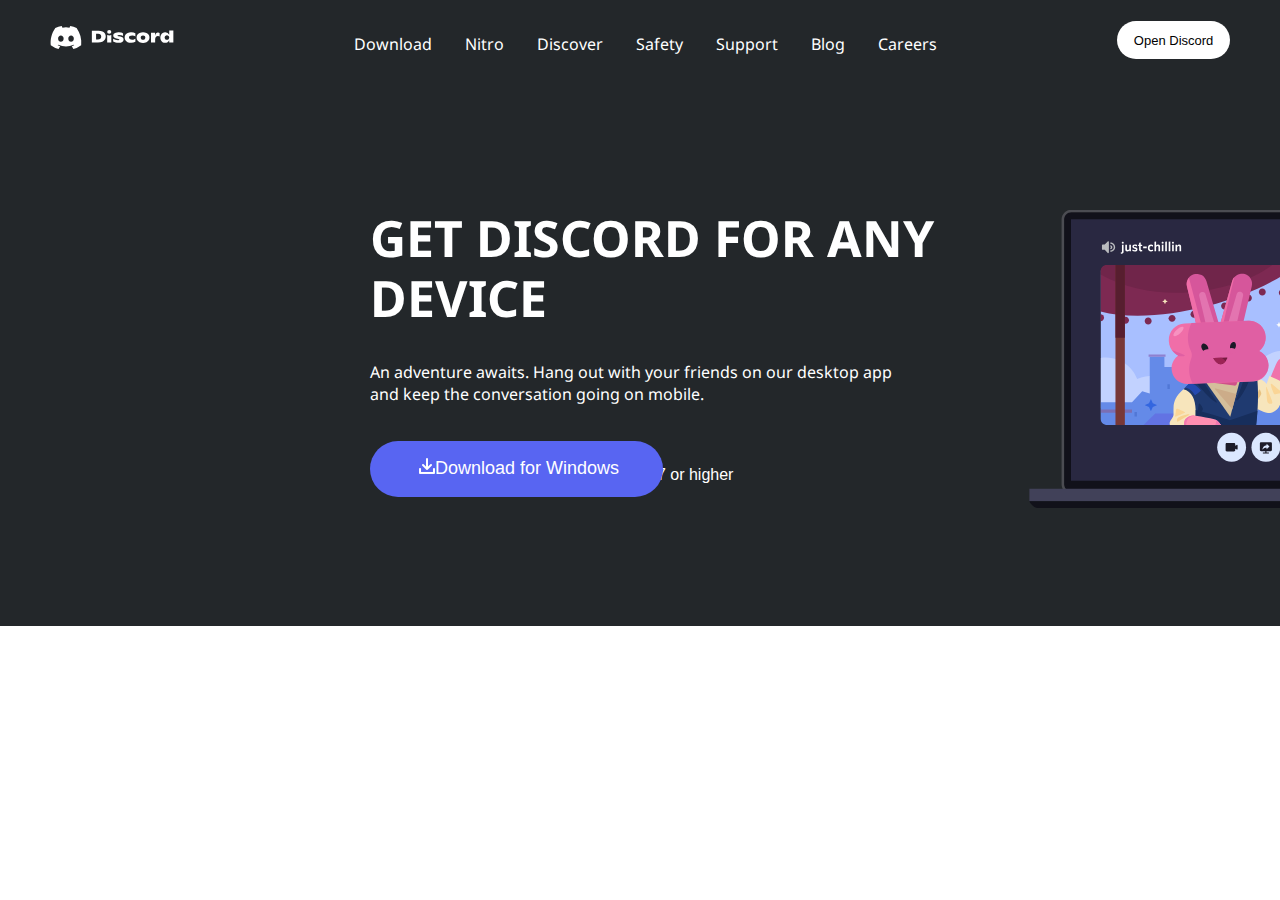
<file: Discord-main/download.html>
<!DOCTYPE html>
<html lang="en">
<head>
    <meta charset="UTF-8">
    <meta http-equiv="X-UA-Compatible" content="IE=edge">
    <meta name="viewport" content="width=device-width, initial-scale=1.0">
    <link rel="stylesheet" href="downloadstyle.css">
    <link rel="shortcut icon" href="svgviewer-output.svg" type="image/x-icon">
    <title>Download Discord to Talk, Chat, and Hang Out</title>
</head>
<body>
    <header>
        
        <nav class="container-head">
          <nav class="img-logo">
             <div class="discord-los"> <a href="#" class="discord.log"> <img src="img/discord_full_logo_white_RGB.svg" alt="discord-logo" class="discord-logo"></a></div>
              <div class="links">
                  <div class="nav1"><a href="#"><p>Download</p></a></div>
                  <div class="nav2"><a href="#"><p>Nitro</p></a></div>
                  <div class="nav3"><a href="#"><p>Discover</p></a></div>
                  <div class="nav4"><a href="#"><p>Safety</p></a></div>
                  <div class="nav5"><a href="#"><p>Support</p></a></div>
                  <div class="nav6"><a href="#"><p>Blog</p></a></div>
                  <div class="nav7"><a href="#"><p>Careers</p></a></div>
              </div>
               
               
      
                 <button class="buttom"> <a href="https://discord.com/channels/@me" class="button-discord"> Open Discord </a></button>
              
              
          </nav>
         
        </nav>
         <div class="Header-container">
            <h1 class="text-header">GET DISCORD FOR ANY  <br> DEVICE</h1>
            <img src="img/d0d4785a2a708e2e6aae274cbe13cb6c.svg" alt="img-header" class="img-header">
            <p class="paragraph-header">An adventure awaits. Hang out with your friends on our desktop app <br> and keep the conversation going on mobile.</p>
            <div class="text-button" >Windows 7 or higher</div>
            <button class="container-button1">
                <a href="https://discord.com/channels/@me" class="container-button-discord"> 
                   <ul>
                       <li class="Download">Download for Windows</li>
                   </ul>
                   
                 </a></button>
            
         </div>
      </header>
</body>
</html>
</file>
<file: Discord-main/downloadstyle.css>
@import url('https://fonts.googleapis.com/css2?family=Noto+Sans:wght@800&display=swap');

header{
    background-color: #23272a;
    height: 626px;
    width: 100%;
    position: absolute;
}
.container-head{
    z-index: 3;
}
.img-logo{
    height: 80px;
    width: 1180px;
    margin-left: auto;
    margin-right: auto;
    display: flex;
    text-align: center;
    align-items: center;
    justify-items: center;
    justify-content: space-between;
    z-index: 3;
   

}
.discord-logo{  
    width: 124px;
    height: 23.25px;
    z-index: 3;
    
    
}
div.nav1:hover{
    text-decoration:underline;
}
div.nav2:hover{
    text-decoration:underline;
}
div.nav3:hover{
    text-decoration:underline;
}
div.nav4:hover{
    text-decoration:underline;
}
div.nav5:hover{
    text-decoration:underline;
}
div.nav6:hover{
    text-decoration:underline;
}
div.nav7:hover{
    text-decoration:underline;
}
button{  
    height: 38px;
    width: 112.8px;
    border-radius: 20px;
    background-color: white ;
    border:transparent solid;
    transition: 0.5s;
    cursor: pointer;;   
}
.buttom{
    position: relative;
    z-index: 3;
}
.links{
    display: flex;
     width: 650px;
     height: 22px;
     justify-content: space-evenly;
     margin-bottom: 25px;  
     z-index: 3; 
 }
 a{
    text-decoration: none;
    font-size: 18px;
    
    color: white ;
}
p{
    font-family: 'Noto Sans', sans-serif;
    font-size: 16px;
}
.button-discord{
    position: relative;
    color: black;
    font-size: 13px;
    transition: 0.2s ease-in-out;
   
}
.button-discord:hover{
    
    font-size: 13px;
    color: #8865f2;
    z-index: 3;
    transition: 0.2s ease-in-out;
}
h1{
    font-family: 'Noto Sans', sans-serif;
}
body{
    margin: 0;
    overflow: hidden;
}
.Header-container{
    font-size: 25px;
    color: white;
    height: 538px;
    width: 1260px;
    margin-left: auto;
    margin-right: auto;
    padding: 120px   ;
    margin: 90px 250px;
    margin-top: -2%;
    
}
.text-header{
line-height: 60px;

}

.img-header{
 width:511px;
 height:298px; 
 float: right;
 
 margin: -12% 90px;
 
 
}
.container-button-discord{
    color: black;
    position: relative;
    
}
ul{
    margin-top: 5%;
}
li{
    list-style-type: none;
    display: flex;
    color: White;
    text-align: center;


}
li:before{
    content:url(img/sss.png);
    
   
    
}

button.container-button1{
    height: 56px;
    width: 293px;
    border-radius: 30px;
    background-color:#5865f2;
    border:transparent solid;
    cursor: pointer;
    margin: 24px 24px 0px 0px;
    margin-top: 1.5%;   
    transition: 0.2s ease-in-out;
    position: absolute;
}

button.container-button1:hover{
    transition: 0.2s ease-in-out;
    background-color: #7983f5;
    
}

.text-button{
    color: white;
    font-family: sans-serif;
    margin-left: 17%;
    margin-top: 45px;
    position: absolute;
    font-size: 16px;
}
.button-container{
    display: flex;
}
</file>
